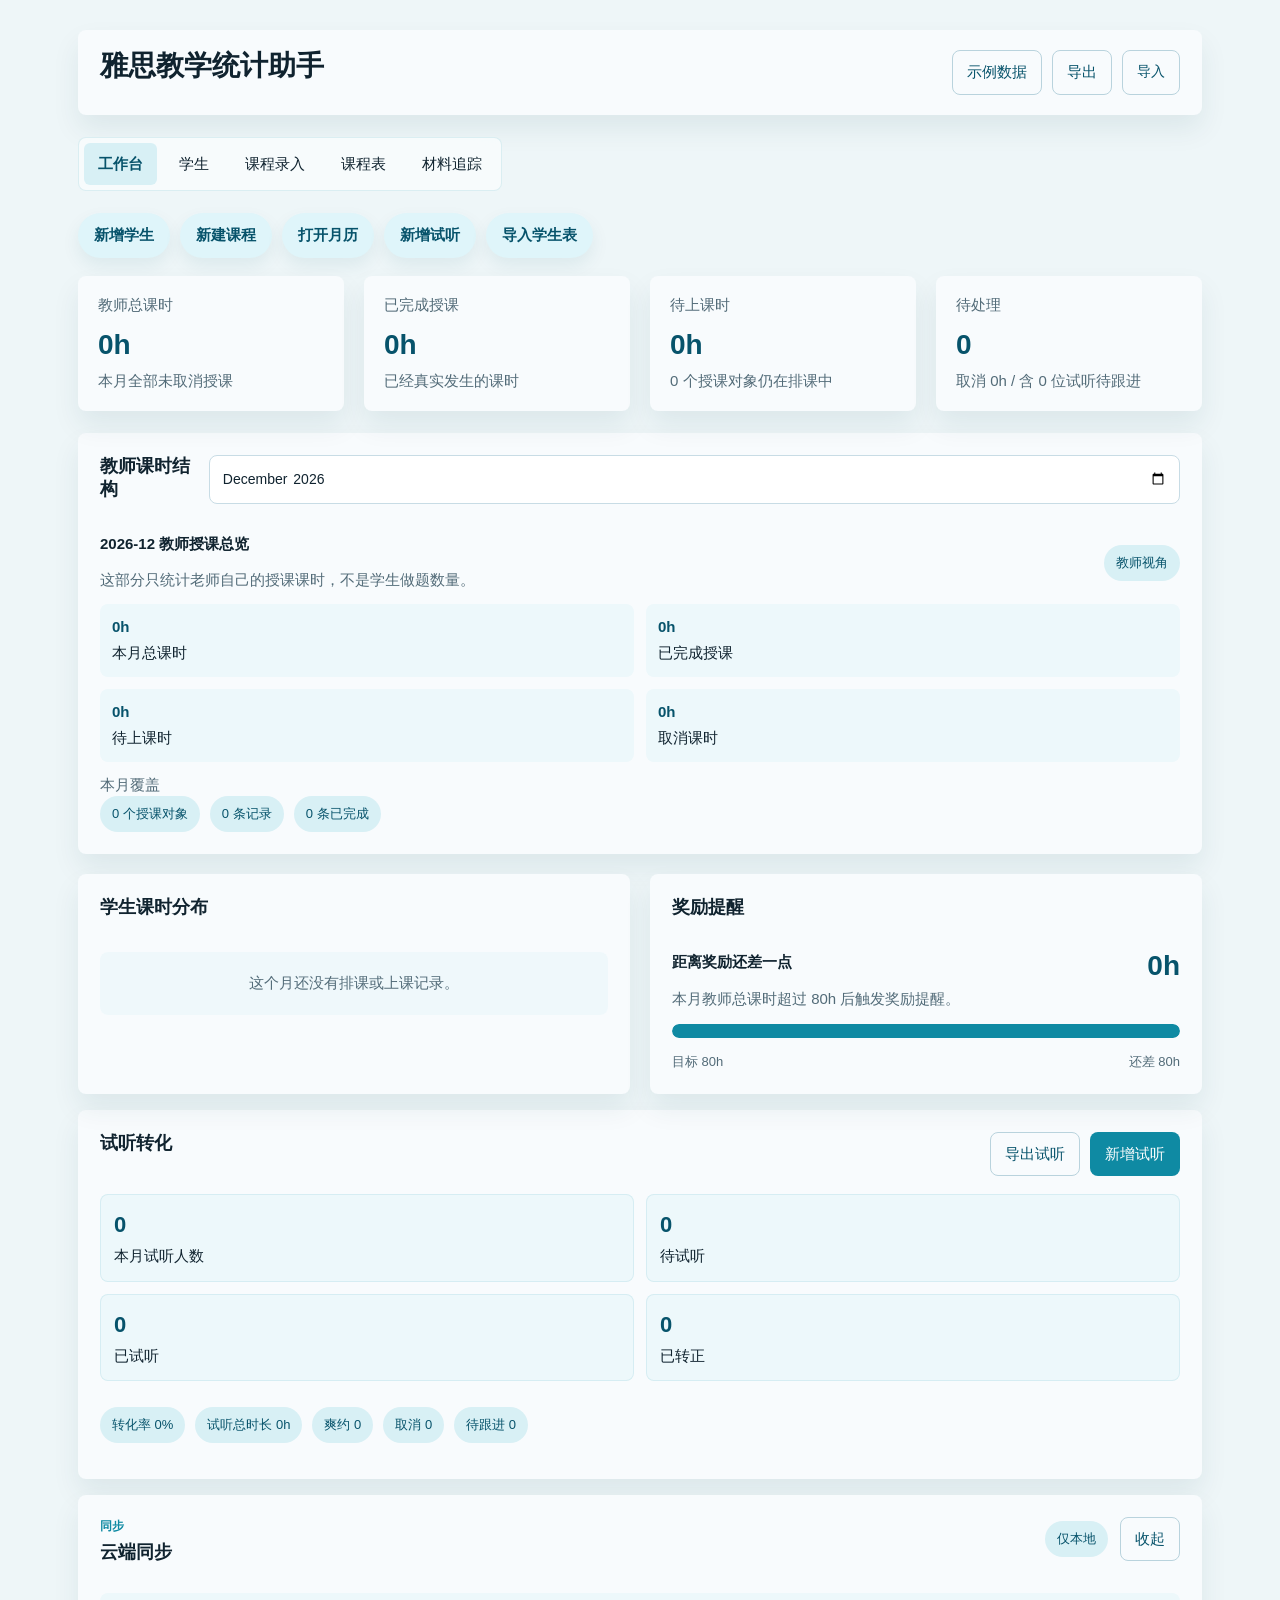
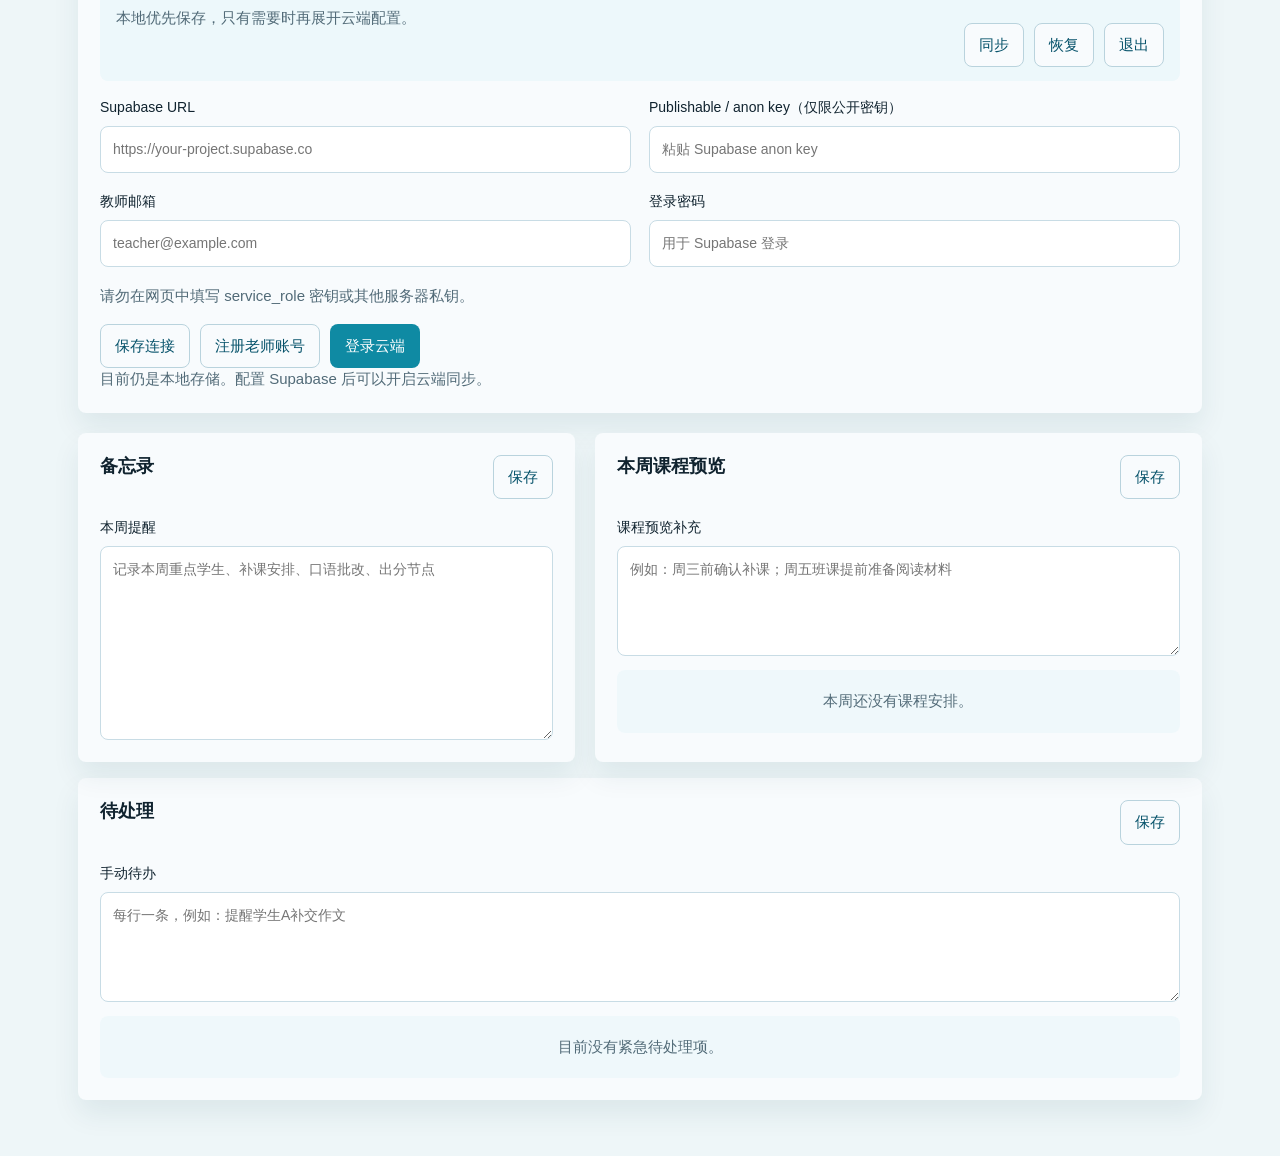
<file: index.html>
<!DOCTYPE html>
<html lang="zh-CN">
  <head>
    <meta charset="UTF-8" />
    <meta name="viewport" content="width=device-width, initial-scale=1.0" />
    <meta name="referrer" content="no-referrer" />
    <meta
      http-equiv="Content-Security-Policy"
      content="default-src 'self'; script-src 'self'; style-src 'self'; img-src 'self' data: blob:; connect-src 'self' https://*.supabase.co; object-src 'none'; base-uri 'none'; form-action 'self'"
    />
    <title>雅思教学统计助手</title>
    <link rel="stylesheet" href="./style.css?v=20260802-privacy" />
  </head>
  <body>
    <div class="app-shell">
      <header class="topbar">
        <div class="brand-block">
          <h1>雅思教学统计助手</h1>
        </div>
        <div class="top-actions">
          <button id="seedDemoBtn" class="ghost-btn">示例数据</button>
          <button id="exportBtn" class="ghost-btn">导出</button>
          <label class="ghost-btn import-btn">
            导入
            <input id="importInput" type="file" accept="application/json" />
          </label>
        </div>
      </header>

      <nav class="tab-bar" aria-label="主导航">
        <button class="tab-btn active" data-tab="dashboard">工作台</button>
        <button class="tab-btn" data-tab="students">学生</button>
        <button class="tab-btn" data-tab="records">课程录入</button>
        <button class="tab-btn" data-tab="schedule">课程表</button>
        <button class="tab-btn" data-tab="tracker">材料追踪</button>
      </nav>

      <section class="quick-actions" aria-label="快捷操作">
        <button class="quick-action-btn" data-quick-target="students">新增学生</button>
        <button class="quick-action-btn" data-quick-target="records">新建课程</button>
        <button class="quick-action-btn" data-quick-target="schedule">打开月历</button>
        <button class="quick-action-btn" id="openTrialModalBtn" type="button">新增试听</button>
        <button class="quick-action-btn" data-quick-trigger="student-import">导入学生表</button>
      </section>

      <section class="stats-strip" id="summaryGrid"></section>

      <main>
        <section class="tab-panel active" id="dashboard">
          <article class="panel-card priority-panel">
            <div class="panel-head">
              <h2>教师课时结构</h2>
              <input id="monthPicker" type="month" />
            </div>
            <div id="teacherOverviewPanel"></div>
          </article>

          <div class="dashboard-grid">
            <article class="panel-card">
              <div class="panel-head">
                <h2>学生课时分布</h2>
              </div>
              <div id="monthlyHours" class="stack-list compact"></div>
            </article>

            <article class="panel-card">
              <div class="panel-head">
                <h2>奖励提醒</h2>
              </div>
              <div id="rewardPanel"></div>
            </article>
          </div>

          <article class="panel-card full-width">
            <div class="panel-head">
              <h2>试听转化</h2>
              <div class="panel-actions">
                <button id="dashboardTrialExportBtn" type="button" class="ghost-btn">导出试听</button>
                <button id="dashboardTrialCreateBtn" type="button" class="primary-btn">新增试听</button>
              </div>
            </div>
            <div id="trialOverviewPanel"></div>
          </article>

          <article class="panel-card full-width cloud-panel" id="cloudPanel">
            <div class="cloud-card-head">
              <div>
                <div class="panel-kicker">同步</div>
                <h2>云端同步</h2>
              </div>
              <div class="cloud-summary-meta">
                <span id="cloudStatusBadge" class="tag">仅本地</span>
                <button id="toggleCloudPanelBtn" type="button" class="ghost-btn">收起</button>
              </div>
            </div>
            <div class="cloud-summary-bar">
              <div id="cloudSummaryText" class="cloud-summary-text">本地保存中，暂未连接云端。</div>
              <div class="cloud-actions compact-actions">
                <button id="cloudPushBtn" type="button" class="ghost-btn">同步</button>
                <button id="cloudPullBtn" type="button" class="ghost-btn">恢复</button>
                <button id="cloudLogoutBtn" type="button" class="ghost-btn">退出</button>
              </div>
            </div>
            <div id="cloudPanelBody" class="cloud-panel-body">
              <div class="cloud-grid">
                <label>
                  Supabase URL
                  <input id="cloudUrl" type="url" placeholder="https://your-project.supabase.co" />
                </label>
                <label>
                  Publishable / anon key（仅限公开密钥）
                  <input id="cloudAnonKey" type="password" placeholder="粘贴 Supabase anon key" />
                </label>
                <label>
                  教师邮箱
                  <input id="cloudEmail" type="email" placeholder="teacher@example.com" />
                </label>
                <label>
                  登录密码
                  <input id="cloudPassword" type="password" placeholder="用于 Supabase 登录" />
                </label>
                <div class="stack-meta full-span">请勿在网页中填写 service_role 密钥或其他服务器私钥。</div>
              </div>
              <div class="cloud-actions">
                <button id="saveCloudConfigBtn" type="button" class="ghost-btn">保存连接</button>
                <button id="cloudSignUpBtn" type="button" class="ghost-btn">注册老师账号</button>
                <button id="cloudLoginBtn" type="button" class="primary-btn">登录云端</button>
              </div>
            </div>
            <div id="cloudStatusText" class="stack-meta">目前仍是本地存储。配置 Supabase 后可以开启云端同步。</div>
          </article>

          <div class="dashboard-grid dashboard-secondary">
            <article class="panel-card">
              <div class="panel-head">
                <h2>备忘录</h2>
                <button id="saveMemoBtn" type="button" class="ghost-btn">保存</button>
              </div>
              <label class="full-span">
                本周提醒
                <textarea id="memoInput" rows="8" placeholder="记录本周重点学生、补课安排、口语批改、出分节点"></textarea>
              </label>
            </article>

            <article class="panel-card">
              <div class="panel-head">
                <h2>本周课程预览</h2>
                <button id="saveWeekNoteBtn" type="button" class="ghost-btn">保存</button>
              </div>
              <label class="full-span dashboard-note">
                课程预览补充
                <textarea id="weekNoteInput" rows="4" placeholder="例如：周三前确认补课；周五班课提前准备阅读材料"></textarea>
              </label>
              <div id="dashboardWeekPanel" class="stack-list compact"></div>
            </article>
          </div>

          <article class="panel-card full-width">
            <div class="panel-head">
              <h2>待处理</h2>
              <button id="saveTodoBtn" type="button" class="ghost-btn">保存</button>
            </div>
            <label class="full-span dashboard-note">
              手动待办
              <textarea id="todoInput" rows="4" placeholder="每行一条，例如：提醒学生A补交作文"></textarea>
            </label>
            <div id="followUpList" class="stack-list"></div>
          </article>
        </section>

        <section class="tab-panel" id="students">
          <div class="workspace-grid">
            <article class="panel-card">
              <div class="panel-head">
                <h2>学生列表</h2>
                <div class="panel-actions">
                  <a class="ghost-btn" href="./student-import-template.xlsx?v=20260606-simple" download>Excel范本</a>
                  <label class="ghost-btn import-btn">
                    导入学生Excel
                    <input id="studentExcelInput" type="file" accept=".xlsx,.csv" />
                  </label>
                </div>
              </div>
              <div id="studentList" class="stack-list"></div>
            </article>

            <article class="panel-card">
              <div class="panel-head">
                <h2>学生资料</h2>
              </div>
              <form id="studentForm" class="form-grid">
                <input type="hidden" id="studentId" />
                <label>
                  学生姓名
                  <input id="studentName" type="text" placeholder="例如：学生A" required />
                </label>
                <div class="field-shell">
                  <span class="field-title">考试类型</span>
                  <input id="studentExam" type="hidden" />
                  <div id="studentExamPicker" class="segmented-row"></div>
                </div>
                <div class="field-shell">
                  <span class="field-title">语言基础</span>
                  <input id="studentFoundation" type="hidden" />
                  <div id="studentFoundationPicker" class="segmented-row"></div>
                </div>
                <label>
                  当前基础分数
                  <input id="studentFoundationScore" type="text" placeholder="例如：IELTS 5.5 / TOEFL 80" />
                </label>
                <div class="field-shell">
                  <div class="field-head">
                    <span class="field-title">目标分数</span>
                    <strong id="studentTargetDisplay">6.5</strong>
                  </div>
                  <input id="studentTargetRange" type="range" />
                  <div id="studentTargetTicks" class="range-ticks"></div>
                </div>
                <input id="studentTarget" type="hidden" />
                <label>
                  考试日期
                  <input id="studentExamDate" type="date" />
                </label>
                <div class="field-shell full-span">
                  <span class="field-title">课程类型</span>
                  <input id="studentCourseMode" type="hidden" />
                  <div id="studentCourseModePicker" class="segmented-row"></div>
                  <div class="form-grid compact-grid">
                    <label>
                      套餐
                      <select id="studentPackagePlan"></select>
                    </label>
                    <label>
                      课时量
                      <input id="studentPackageHours" type="number" min="0" step="1" placeholder="可手动调整" />
                    </label>
                  </div>
                </div>
                <label id="studentClassNameField" class="full-span" hidden>
                  所属班级（班课用）
                  <input id="studentClassName" type="text" list="classNameSuggestions" placeholder="例如：雅思强化春季班" />
                </label>
                <datalist id="classNameSuggestions"></datalist>
                <label>
                  匹配助教
                  <select id="studentAssistant">
                    <option value="未匹配">未匹配</option>
                    <option value="助教A">助教A</option>
                    <option value="其他助教">其他助教</option>
                  </select>
                </label>
                <label class="full-span">
                  备注
                  <textarea id="studentNotes" rows="4" placeholder="记录考试日期、学习风格或特殊情况"></textarea>
                </label>
                <div class="form-actions full-span">
                  <button type="submit" class="primary-btn">保存学生</button>
                  <button type="button" id="resetStudentBtn" class="ghost-btn">清空</button>
                </div>
              </form>
            </article>

            <article class="panel-card full-width exam-score-panel">
              <div class="panel-head">
                <div>
                  <div class="panel-kicker">IELTS Score</div>
                  <h2>实考成绩</h2>
                </div>
                <div class="panel-actions">
                  <button id="resetScoreBtn" type="button" class="ghost-btn">清空成绩表单</button>
                </div>
              </div>
              <div class="exam-score-layout">
                <form id="scoreForm" class="form-grid score-form">
                  <input type="hidden" id="scoreId" />
                  <label>
                    学生
                    <select id="scoreStudent"></select>
                  </label>
                  <label>
                    实考日期
                    <input id="scoreDate" type="date" />
                  </label>
                  <label>
                    Listening
                    <input id="scoreListening" type="number" min="0" max="9" step="0.5" placeholder="例如：6.5" />
                  </label>
                  <label>
                    Reading
                    <input id="scoreReading" type="number" min="0" max="9" step="0.5" placeholder="例如：7.0" />
                  </label>
                  <label>
                    Writing
                    <input id="scoreWriting" type="number" min="0" max="9" step="0.5" placeholder="例如：6.0" />
                  </label>
                  <label>
                    Speaking
                    <input id="scoreSpeaking" type="number" min="0" max="9" step="0.5" placeholder="例如：6.5" />
                  </label>
                  <label>
                    Overall
                    <input id="scoreOverall" type="number" min="0" max="9" step="0.5" placeholder="例如：6.5" />
                  </label>
                  <label>
                    成绩截图（可选）
                    <input id="scoreScreenshotInput" type="file" accept="image/*" />
                  </label>
                  <label class="full-span">
                    备注（可选）
                    <textarea id="scoreNotes" rows="3" placeholder="记录出分背景、复议、单科短板或下次目标"></textarea>
                  </label>
                  <div class="score-screenshot-preview full-span" id="scoreScreenshotPreview"></div>
                  <div class="form-actions full-span">
                    <button type="submit" class="primary-btn">保存实考成绩</button>
                    <button id="removeScoreScreenshotBtn" type="button" class="ghost-btn">移除截图</button>
                  </div>
                </form>
                <div class="score-results">
                  <div id="scoreComparisonPanel" class="score-comparison"></div>
                  <div id="scoreList" class="stack-list"></div>
                </div>
              </div>
            </article>
          </div>
        </section>

        <section class="tab-panel" id="records">
          <div class="workspace-grid record-workspace">
            <article class="panel-card">
              <div class="panel-head">
                <h2>课程录入</h2>
              </div>
              <form id="recordForm" class="record-form">
                <input type="hidden" id="recordId" />
                <input type="hidden" id="recordDuration" />

                <div class="form-grid">
                  <label>
                    授课对象
                    <select id="recordStudent" required></select>
                  </label>
                  <label>
                    日期
                    <input id="recordDate" type="date" required />
                  </label>
                  <label>
                    状态
                    <select id="recordStatus">
                      <option value="scheduled">已排课</option>
                      <option value="completed">已完成</option>
                      <option value="cancelled">已取消</option>
                    </select>
                  </label>
                </div>
                <div id="recordTargetMeta" class="tracker-summary"></div>
                <div class="record-compact-bar">
                  <div id="recordSectionSummary" class="stack-meta">已自动收起低频项。</div>
                  <button id="collapseRecordSectionsBtn" type="button" class="ghost-btn">收起次要项</button>
                </div>

                <section class="form-section">
                  <div class="section-head">
                    <h3>本节课聚焦</h3>
                    <p>先选主讲方向，再补一句课堂总结；其他区域只在这节课确实涉及的时候填写。</p>
                  </div>
                  <input id="recordLessonFocus" type="hidden" />
                  <div id="recordLessonFocusPicker" class="segmented-row"></div>
                  <label class="full-span">
                    本节课核心内容
                    <textarea id="recordLessonSummary" rows="3" placeholder="例如：听力 Part3 定位 + 选择题陷阱拆解；口语 Part2 先搭故事线，再补细节"></textarea>
                  </label>
                  <div id="recordFocusHint" class="section-inline-note"></div>
                </section>

                <section class="form-section interaction-section is-collapsible" data-record-section="interaction">
                  <div class="section-head section-head-collapsible">
                    <h3>老师交互（可选）</h3>
                    <p>只记录值得回看的提问、回应和下次引导。</p>
                    <button type="button" class="ghost-btn section-toggle-btn" data-toggle-record-section="interaction">展开</button>
                  </div>
                  <div class="form-section-body">
                    <div class="interaction-grid">
                      <label>
                        课堂提问
                        <textarea id="recordTeacherPrompt" rows="3" placeholder="例如：让学生复述 Part3 选择题定位步骤，并追问为什么排除 B"></textarea>
                      </label>
                      <label>
                        学生回应
                        <textarea id="recordStudentResponse" rows="3" placeholder="例如：能说出关键词，但同义替换判断还不够稳定"></textarea>
                      </label>
                      <label class="full-span">
                        下次引导
                        <textarea id="recordNextGuidance" rows="3" placeholder="例如：下节课先用 10 分钟口头复盘定位流程，再进入新题训练"></textarea>
                      </label>
                    </div>
                    <div class="interaction-presets" aria-label="常用交互模板">
                      <button type="button" class="chip-btn" data-interaction-preset="复述解题步骤">复述步骤</button>
                      <button type="button" class="chip-btn" data-interaction-preset="解释错误原因">解释错因</button>
                      <button type="button" class="chip-btn" data-interaction-preset="限时口头反馈">口头反馈</button>
                      <button type="button" class="chip-btn" data-interaction-preset="下次先复盘">下次复盘</button>
                    </div>
                  </div>
                </section>

                <section class="form-section">
                  <div class="section-head">
                    <h3>上课时间</h3>
                    <p>用时段来记录一节课，让老师和学生都能看到时间投入的分量。</p>
                  </div>
                  <div class="time-zone-card">
                    <div class="form-grid compact-grid">
                      <label>
                        开始时间
                        <input id="recordStartTime" type="time" required />
                      </label>
                      <label>
                        结束时间
                        <input id="recordEndTime" type="time" required />
                      </label>
                    </div>
                    <div class="time-preset-row" aria-label="常用课时时长">
                      <button type="button" class="chip-btn" data-duration-hours="1">1h</button>
                      <button type="button" class="chip-btn" data-duration-hours="1.5">1.5h</button>
                      <button type="button" class="chip-btn" data-duration-hours="2">2h</button>
                      <button type="button" class="chip-btn" data-duration-hours="3">3h</button>
                    </div>
                    <div class="time-weight">
                      <div class="time-weight-meta">
                        <span class="field-title">本节课时长</span>
                        <strong id="recordDurationDisplay">2.0h</strong>
                      </div>
                      <div class="time-weight-track">
                        <div id="recordTimeWeightBar" class="time-weight-bar"></div>
                      </div>
                      <div class="time-weight-notes">
                        <span>08:00</span>
                        <span>12:00</span>
                        <span>16:00</span>
                        <span>20:00</span>
                        <span>24:00</span>
                      </div>
                    </div>
                  </div>
                </section>

                <section class="form-section is-collapsible" data-record-section="lesson-tags">
                  <div class="section-head section-head-collapsible">
                    <h3>授课内容</h3>
                    <p>这里只放这节课真正讲到的模块。没有覆盖的板块可以不填，不需要把听说读写都勾一遍。</p>
                    <button type="button" class="ghost-btn section-toggle-btn" data-toggle-record-section="lesson-tags">展开</button>
                  </div>
                  <div class="form-section-body">
                    <div id="lessonTagPicker" class="chip-grid"></div>
                    <div class="custom-module-row">
                      <input id="customLessonTagInput" type="text" placeholder="输入新的课堂模块，例如：口语模考" />
                      <button id="addCustomLessonTagBtn" type="button" class="ghost-btn">添加模块</button>
                    </div>
                  </div>
                </section>

                <section class="form-section teaching-content-section is-collapsible" data-record-section="materials">
                  <div class="section-head section-head-collapsible">
                    <h3>教材模块（可选）</h3>
                    <p>如果这节课用了具体题号，再补在这里。口语课、策略课或讲评课可以直接略过。</p>
                    <button type="button" class="ghost-btn section-toggle-btn" data-toggle-record-section="materials">展开</button>
                  </div>
                  <div class="form-section-body">
                    <div class="material-builder">
                      <div class="builder-grid">
                        <label>
                          模块
                          <select id="builderModule">
                            <option value="listening">剑雅听力</option>
                            <option value="reading">剑雅阅读</option>
                            <option value="external-reading">外刊精读</option>
                          </select>
                        </label>
                        <label>
                          套数
                          <select id="builderSeries"></select>
                        </label>
                        <label>
                          Test
                          <select id="builderTest">
                            <option value="1">Test 1</option>
                            <option value="2">Test 2</option>
                            <option value="3">Test 3</option>
                            <option value="4">Test 4</option>
                          </select>
                        </label>
                      </div>

                      <div id="builderPartPicker" class="chip-grid"></div>

                      <div class="form-actions">
                        <button type="button" id="addCompletedMaterialsBtn" class="primary-btn">加入本次课堂</button>
                        <button type="button" id="addAssignedMaterialsBtn" class="ghost-btn">加入课后作业</button>
                      </div>
                    </div>
                  </div>
                </section>

                <section class="form-section preview-section is-collapsible" data-record-section="preview">
                  <div class="section-head section-head-collapsible">
                    <h3>已选内容</h3>
                    <p>这里会汇总你刚刚加进来的课堂题号和作业题号。</p>
                    <button type="button" class="ghost-btn section-toggle-btn" data-toggle-record-section="preview">展开</button>
                  </div>
                  <div class="form-section-body preview-section-body">
                    <div>
                      <div class="section-mini">本次课堂</div>
                      <div id="completedPreview" class="preview-list"></div>
                    </div>
                    <div>
                      <div class="section-mini">课后作业</div>
                      <div id="assignedPreview" class="preview-list"></div>
                    </div>
                  </div>
                </section>

                <section class="form-section teaching-content-section is-collapsible" data-record-section="writing">
                  <div class="section-head section-head-collapsible">
                    <h3>写作补充（如本节涉及）</h3>
                    <p>只有这节课真的讲到写作，再记录 Task 题型和课堂表现。</p>
                    <button type="button" class="ghost-btn section-toggle-btn" data-toggle-record-section="writing">展开</button>
                  </div>
                  <div class="form-section-body">
                    <div class="writing-panel">
                      <div class="section-mini">Task 1 题型</div>
                      <div id="writingTask1Picker" class="chip-grid"></div>
                      <div class="section-mini">Task 2 题型</div>
                      <div id="writingTask2Picker" class="chip-grid"></div>
                      <label class="full-span">
                        写作情况
                        <textarea id="recordWritingNote" rows="3" placeholder="例如：Task2审题偏宽，段落论证需要补例子"></textarea>
                      </label>
                    </div>
                  </div>
                </section>

                <section class="form-section is-collapsible" data-record-section="suggestions">
                  <div class="section-head section-head-collapsible">
                    <h3>自动建议</h3>
                    <p>一对一会按个人进度推荐下一题；班课请按班级进度手动布置。</p>
                    <button type="button" class="ghost-btn section-toggle-btn" data-toggle-record-section="suggestions">展开</button>
                  </div>
                  <div class="form-section-body">
                    <div id="recordSuggestionBox" class="suggestion-row"></div>
                  </div>
                </section>

                <section class="form-section homework-section is-collapsible" data-record-section="homework">
                  <div class="section-head section-head-collapsible">
                    <h3>课后作业（可空）</h3>
                    <p>有作业就写，没有也可以直接保存。</p>
                    <button type="button" class="ghost-btn section-toggle-btn" data-toggle-record-section="homework">收起</button>
                  </div>
                  <div class="form-section-body">
                    <div class="form-grid">
                      <label>
                        上次作业完成度（选填）
                        <input id="recordHomeworkCompletion" type="number" min="0" max="100" step="5" value="0" />
                      </label>
                      <label class="full-span">
                        本次课后作业（可空）
                        <textarea id="recordHomeworkNote" rows="3" placeholder="例如：复听 C16 Test3 Part3；整理选择题陷阱；写一篇 Task2 提纲"></textarea>
                      </label>
                    </div>
                  </div>
                </section>

                <section class="form-section is-collapsible" data-record-section="feedback">
                  <div class="section-head section-head-collapsible">
                    <h3>课程反馈预览</h3>
                    <p>系统会优先抓取本节课核心内容，再结合作业安排，自动生成一版可直接发送的反馈。</p>
                    <button type="button" class="ghost-btn section-toggle-btn" data-toggle-record-section="feedback">展开</button>
                  </div>
                  <div class="form-section-body">
                    <div class="helper-box">
                      <textarea id="recordFeedbackPreview" class="feedback-preview" rows="6" readonly placeholder="录入课堂内容和课后作业后，这里会自动生成课程反馈"></textarea>
                      <div class="form-actions">
                        <button id="copyRecordFeedbackBtn" type="button" class="primary-btn">复制课程反馈</button>
                      </div>
                    </div>
                  </div>
                </section>

                <section class="form-section is-collapsible" data-record-section="notes">
                  <div class="section-head section-head-collapsible">
                    <h3>课堂备注</h3>
                    <p>只在需要补充课堂表现、学生反应或下节课目标时再展开。</p>
                    <button type="button" class="ghost-btn section-toggle-btn" data-toggle-record-section="notes">展开</button>
                  </div>
                  <div class="form-section-body">
                    <label class="full-span">
                      课堂备注
                      <textarea id="recordNotes" rows="3" placeholder="补充课堂表现、问题点或下节课目标"></textarea>
                    </label>
                  </div>
                </section>

                <div class="form-actions">
                  <button id="saveRecordBtn" type="submit" class="primary-btn">保存记录</button>
                  <button id="saveAndCopyRecordBtn" type="submit" class="ghost-btn">保存并复制反馈</button>
                  <button type="button" id="resetRecordBtn" class="ghost-btn">清空</button>
                  <div id="recordSaveStatus" class="save-status" aria-live="polite"></div>
                </div>
              </form>
            </article>
            <div id="recordList" hidden></div>
          </div>
        </section>

        <section class="tab-panel" id="schedule">
          <article class="panel-card">
            <div class="panel-head">
              <div>
                <div class="panel-kicker">班课 · 试听 · 课表</div>
                <h2>月历课程表</h2>
              </div>
              <div class="panel-actions">
                <button id="scheduleTrialCreateBtn" type="button" class="primary-btn">新增试听</button>
                <button id="trialExportBtn" type="button" class="ghost-btn">导出试听</button>
                <button id="scheduleTodayBtn" type="button" class="ghost-btn">今天</button>
                <input id="scheduleAnchorDate" type="month" />
              </div>
            </div>
            <div id="scheduleInsightPanel" class="schedule-insight-grid"></div>
            <div id="scheduleWeekRange" class="tracker-summary"></div>
            <div id="scheduleWeekHeader" class="schedule-week-header"></div>
            <div id="scheduleBoard" class="schedule-board"></div>
          </article>

          <div class="schedule-workspace">
            <article class="panel-card">
              <div class="panel-head">
                <h2>当天课程</h2>
              </div>
              <div id="scheduleAgenda" class="stack-list"></div>
            </article>

            <article class="panel-card">
              <div class="panel-head">
                <h2>班课进度</h2>
              </div>
              <div id="classCohortPanel" class="stack-list compact"></div>
            </article>
          </div>

          <article class="panel-card full-width">
            <div class="panel-head">
              <h2>试听名单</h2>
              <div class="panel-actions">
                <button id="scheduleTrialCreateSecondaryBtn" type="button" class="ghost-btn">录入试听</button>
              </div>
            </div>
            <div id="trialPipelinePanel" class="trial-pipeline"></div>
            <div id="trialList" class="stack-list"></div>
          </article>
        </section>

        <section class="tab-panel" id="tracker">
          <article class="panel-card">
            <div class="filter-grid">
              <label>
                学生
                <select id="trackerStudent"></select>
              </label>
              <label>
                模块
                <select id="trackerModule">
                  <option value="listening">剑雅听力</option>
                  <option value="reading">剑雅阅读</option>
                  <option value="external-reading">外刊精读</option>
                </select>
              </label>
              <label>
                套数
                <select id="trackerSeries"></select>
              </label>
            </div>

            <div id="trackerSummary" class="tracker-summary"></div>

            <div class="helper-box">
              <div class="section-mini">推荐下次布置</div>
              <div id="trackerSuggestions" class="suggestion-row"></div>
            </div>
          </article>

          <div class="dashboard-grid tracker-grid">
            <article class="panel-card">
              <div class="panel-head">
                <h2>待完成</h2>
              </div>
              <div id="pendingMaterials" class="stack-list compact"></div>
            </article>
            <article class="panel-card">
              <div class="panel-head">
                <h2>最近完成</h2>
              </div>
              <div id="completedMaterials" class="stack-list compact"></div>
            </article>
          </div>

          <article class="panel-card full-width">
            <div class="panel-head">
              <h2>材料总表</h2>
            </div>
            <div id="trackerCatalog" class="catalog-grid"></div>
          </article>
        </section>
      </main>
    </div>

    <div id="trialModal" class="modal-shell" hidden>
      <div id="trialModalBackdrop" class="modal-backdrop"></div>
      <div class="modal-dialog" role="dialog" aria-modal="true" aria-labelledby="trialModalTitle">
        <div class="panel-head">
          <div>
            <div class="panel-kicker">试听</div>
            <h2 id="trialModalTitle">试听学生录入</h2>
          </div>
          <button id="closeTrialModalBtn" type="button" class="ghost-btn">关闭</button>
        </div>
        <form id="trialForm" class="form-grid">
          <input type="hidden" id="trialId" />
          <label>
            学生姓名
            <input id="trialName" type="text" placeholder="例如：试听A" required />
          </label>
          <label>
            联系方式
            <input id="trialContact" type="text" placeholder="微信 / 手机 / 备注" />
          </label>
          <label>
            来源渠道
            <select id="trialSource">
              <option value="转介绍">转介绍</option>
              <option value="社媒">社媒</option>
              <option value="老学员">老学员</option>
              <option value="校区咨询">校区咨询</option>
              <option value="其他">其他</option>
            </select>
          </label>
          <label>
            考试类型
            <select id="trialExam">
              <option value="IELTS">IELTS</option>
              <option value="TOEFL">TOEFL</option>
              <option value="PTE">PTE</option>
              <option value="DET">DET</option>
            </select>
          </label>
          <label>
            当前基础
            <select id="trialFoundation">
              <option value="零基础">零基础</option>
              <option value="薄弱">薄弱</option>
              <option value="中等">中等</option>
              <option value="较稳">较稳</option>
              <option value="冲分">冲分</option>
            </select>
          </label>
          <label>
            目标分数
            <input id="trialTarget" type="text" placeholder="例如：6.5" />
          </label>
          <label>
            试听日期
            <input id="trialDate" type="date" required />
          </label>
          <label>
            试听形式
            <select id="trialMode">
              <option value="线上">线上</option>
              <option value="线下">线下</option>
            </select>
          </label>
          <label>
            开始时间
            <input id="trialStartTime" type="time" required />
          </label>
          <label>
            结束时间
            <input id="trialEndTime" type="time" required />
          </label>
          <label>
            试听状态
            <select id="trialStatus">
              <option value="scheduled">已预约</option>
              <option value="completed">已试听</option>
              <option value="no-show">爽约</option>
              <option value="cancelled">取消</option>
              <option value="converted">已转正</option>
              <option value="paused">暂不跟进</option>
            </select>
          </label>
          <label>
            下次跟进
            <input id="trialFollowUpDate" type="date" />
          </label>
          <label class="full-span">
            试听情况
            <textarea id="trialFeedback" rows="3" placeholder="记录课堂反馈、意向程度、家长反应"></textarea>
          </label>
          <label class="full-span">
            备注
            <textarea id="trialNotes" rows="3" placeholder="记录价格沟通、待回访点、材料需求"></textarea>
          </label>
          <div class="form-actions full-span">
            <button id="cancelTrialBtn" type="button" class="ghost-btn">取消</button>
            <button type="submit" class="primary-btn">保存试听</button>
            <button id="resetTrialBtn" type="button" class="ghost-btn">清空</button>
          </div>
        </form>
      </div>
    </div>

    <script src="./app.js?v=20260802-privacy"></script>
  </body>
</html>
</file>
<file: style.css>
:root {
  color-scheme: light;
  --bg: #eef6f8;
  --panel: #f8fbfd;
  --panel-strong: #ffffff;
  --line: #c8dce5;
  --text: #10232f;
  --muted: #526b78;
  --brand: #0f8aa3;
  --brand-deep: #07536b;
  --brand-soft: #d8f0f5;
  --brand-soft-2: #edf8fb;
  --trial: #4f7ecb;
  --trial-soft: #dde8ff;
  --trial-soft-2: #f3f7ff;
  --warn: #6b8f2a;
  --danger: #b84a62;
  --shadow: 0 14px 28px rgba(15, 63, 82, 0.08);
  --font-ui: "SF Pro Text", "PingFang SC", "Hiragino Sans GB", "Microsoft YaHei", sans-serif;
  font-family: var(--font-ui);
}

* {
  box-sizing: border-box;
}

[hidden] {
  display: none !important;
}

body {
  margin: 0;
  background: var(--bg);
  color: var(--text);
  font-family: var(--font-ui);
  font-size: 15px;
  line-height: 1.5;
}

body.modal-open {
  overflow: hidden;
}

button,
input,
select,
textarea {
  font: inherit;
}

button:focus-visible,
a:focus-visible,
input:focus-visible,
select:focus-visible,
textarea:focus-visible {
  outline: 2px solid rgba(15, 138, 163, 0.58);
  outline-offset: 2px;
}

a {
  text-decoration: none;
}

button,
.import-btn {
  cursor: pointer;
}

.app-shell {
  max-width: 1180px;
  margin: 0 auto;
  padding: 30px 28px 56px;
}

.topbar {
  display: flex;
  justify-content: space-between;
  gap: 16px;
  align-items: flex-start;
  margin-bottom: 22px;
  padding: 20px 22px;
  border-radius: 8px;
  background: var(--panel);
  border: 0;
  box-shadow: var(--shadow);
}

.brand-block {
  min-width: 0;
}

.eyebrow {
  margin: 0 0 6px;
  color: var(--brand);
  font-size: 12px;
  font-weight: 700;
  letter-spacing: 0;
  text-transform: uppercase;
}

h1,
h2,
h3,
p {
  margin-top: 0;
}

h1 {
  margin-bottom: 0;
  font-size: 28px;
  line-height: 1.12;
  letter-spacing: 0;
}

h2 {
  font-size: 18px;
  line-height: 1.3;
}

h3 {
  font-size: 15px;
  line-height: 1.35;
}

.subcopy {
  max-width: 52ch;
  margin-bottom: 0;
  color: var(--muted);
  line-height: 1.6;
}

.top-actions,
.form-actions,
.panel-actions,
.cloud-actions,
.tracker-summary,
.suggestion-row {
  display: flex;
  gap: 10px;
  flex-wrap: wrap;
}

.primary-btn,
.ghost-btn,
.chip-btn,
.filter-chip,
.material-chip,
.preview-chip,
.import-btn {
  border: 1px solid transparent;
  border-radius: 8px;
  padding: 10px 14px;
  transition: background 180ms ease, border-color 180ms ease, color 180ms ease, transform 180ms ease;
}

.primary-btn {
  background: var(--brand);
  color: #fff;
}

.ghost-btn,
.import-btn {
  background: var(--panel);
  border-color: #b9d3dd;
  color: var(--brand-deep);
}

.chip-btn,
.filter-chip,
.material-chip,
.preview-chip {
  background: var(--brand-soft);
  color: var(--brand-deep);
}

.primary-btn:hover,
.ghost-btn:hover,
.chip-btn:hover,
.filter-chip:hover,
.material-chip:hover,
.preview-chip:hover,
.import-btn:hover {
  transform: translateY(-1px);
}

.import-btn input {
  display: none;
}

.stats-strip,
.dashboard-grid,
.dashboard-secondary,
.workspace-grid,
.form-grid,
.filter-grid,
.builder-grid {
  display: grid;
  gap: 20px;
}

.quick-actions {
  display: flex;
  flex-wrap: wrap;
  gap: 10px;
  margin-bottom: 18px;
}

.quick-action-btn {
  border: 0;
  border-radius: 999px;
  padding: 11px 16px;
  background: #dff5fa;
  color: var(--brand-deep);
  font-weight: 700;
  box-shadow: 0 8px 18px rgba(7, 83, 107, 0.08);
}

.stats-strip {
  grid-template-columns: repeat(4, minmax(0, 1fr));
  margin-bottom: 22px;
}

.dashboard-grid {
  grid-template-columns: repeat(2, minmax(0, 1fr));
  margin-top: 20px;
}

.dashboard-secondary {
  margin-top: 20px;
  grid-template-columns: minmax(0, 0.9fr) minmax(0, 1.1fr);
}

.cloud-panel {
  margin-top: 20px;
}

.cloud-card-head,
.cloud-summary-bar,
.cloud-summary-meta {
  display: flex;
  justify-content: space-between;
  gap: 12px;
  align-items: flex-start;
}

.cloud-card-head {
  margin-bottom: 14px;
}

.panel-kicker {
  margin-bottom: 6px;
  color: var(--brand);
  font-size: 12px;
  font-weight: 700;
  letter-spacing: 0;
}

.cloud-summary-meta {
  align-items: center;
}

.cloud-summary-bar {
  padding: 14px 16px;
  border-radius: 8px;
  background: var(--brand-soft-2);
}

.cloud-summary-text {
  color: var(--muted);
}

.cloud-panel-body {
  margin-top: 16px;
}

.cloud-panel.is-collapsed .cloud-panel-body {
  display: none;
}

.compact-actions {
  justify-content: flex-end;
}

.cloud-grid {
  display: grid;
  grid-template-columns: repeat(2, minmax(0, 1fr));
  gap: 18px;
}

.cloud-actions {
  margin-top: 16px;
}

.priority-panel {
  border-color: #95c5d2;
  background: #f3fbfd;
}

.workspace-grid {
  grid-template-columns: minmax(300px, 0.72fr) minmax(0, 1.28fr);
  align-items: start;
}

.workspace-grid > .full-width {
  grid-column: 1 / -1;
}

.record-workspace {
  max-width: 980px;
  margin: 0 auto;
  grid-template-columns: 1fr;
}

.tracker-grid {
  margin-top: 14px;
}

.schedule-insight-grid,
.schedule-workspace,
.trial-pipeline {
  display: grid;
  gap: 14px;
}

.schedule-insight-grid {
  grid-template-columns: repeat(4, minmax(0, 1fr));
  margin-bottom: 16px;
}

.schedule-workspace {
  grid-template-columns: minmax(0, 1.12fr) minmax(300px, 0.88fr);
  align-items: start;
  margin-top: 16px;
}

.trial-pipeline {
  grid-template-columns: repeat(4, minmax(0, 1fr));
  margin-bottom: 16px;
}

.summary-card,
.panel-card {
  background: var(--panel);
  border: 0;
  border-radius: 8px;
  box-shadow: var(--shadow);
}

.summary-card {
  min-height: 108px;
  padding: 18px 20px;
}

.summary-label,
label,
.section-head p,
.section-mini,
.summary-note,
.stack-meta,
.catalog-status,
.field-title,
.time-weight-notes,
.schedule-day-label,
.schedule-empty {
  color: var(--muted);
}

.summary-value {
  margin: 8px 0 4px;
  font-size: 28px;
  font-weight: 700;
  color: var(--brand-deep);
}

.tab-bar {
  display: inline-flex;
  gap: 8px;
  padding: 6px;
  margin-bottom: 22px;
  border-radius: 8px;
  background: rgba(248, 252, 253, 0.86);
  border: 0;
  box-shadow: inset 0 0 0 1px rgba(15, 138, 163, 0.12);
  position: sticky;
  top: 12px;
  z-index: 20;
  backdrop-filter: blur(12px);
}

.tab-btn {
  border: 0;
  background: transparent;
  color: var(--text);
  border-radius: 6px;
  padding: 10px 14px;
}

.tab-btn.active {
  background: var(--brand-soft);
  color: var(--brand-deep);
  font-weight: 600;
}

.tab-panel {
  display: none;
}

.tab-panel.active {
  display: block;
}

.panel-card {
  padding: 22px;
}

.panel-head,
.section-head {
  display: flex;
  justify-content: space-between;
  gap: 12px;
  align-items: flex-start;
}

.panel-head {
  margin-bottom: 18px;
}

.section-head p {
  margin-bottom: 0;
  font-size: 13px;
}

.full-width {
  margin-top: 16px;
}

.compact {
  gap: 14px;
}

.stack-list {
  display: grid;
  gap: 12px;
}

.stack-item {
  padding: 14px;
  border: 0;
  border-radius: 8px;
  background: var(--panel-strong);
}

.stack-item.is-current {
  box-shadow: inset 4px 0 0 var(--brand);
  background: var(--brand-soft-2);
}

.stack-item h3 {
  margin-bottom: 6px;
}

.stack-actions {
  display: flex;
  gap: 8px;
  flex-wrap: wrap;
  margin-top: 12px;
}

.record-compact-bar {
  display: flex;
  justify-content: space-between;
  gap: 12px;
  align-items: center;
  flex-wrap: wrap;
  padding: 12px 14px;
  border-radius: 8px;
  background: rgba(237, 248, 251, 0.72);
}

.record-form,
.form-grid,
.filter-grid,
.builder-grid {
  gap: 18px;
}

.form-grid {
  grid-template-columns: repeat(2, minmax(0, 1fr));
}

.filter-grid,
.builder-grid {
  grid-template-columns: repeat(3, minmax(0, 1fr));
}

.filter-grid {
  align-items: end;
}

label {
  display: grid;
  gap: 8px;
  font-size: 14px;
  color: var(--text);
}

.field-shell {
  display: grid;
  gap: 12px;
  padding: 16px;
  border: 0;
  border-radius: 8px;
  background: var(--brand-soft-2);
}

.field-head {
  display: flex;
  align-items: center;
  justify-content: space-between;
  gap: 10px;
}

.field-head strong {
  color: var(--brand-deep);
  font-size: 15px;
}

.segmented-row {
  display: flex;
  flex-wrap: wrap;
  gap: 10px;
}

.range-ticks {
  display: grid;
  gap: 8px;
  font-size: 12px;
  color: var(--muted);
}

#studentTargetTicks {
  grid-template-columns: repeat(6, minmax(0, 1fr));
}

.range-ticks span {
  text-align: center;
}

.compact-grid {
  align-items: start;
}

input,
select,
textarea {
  width: 100%;
  border: 1px solid var(--line);
  border-radius: 8px;
  padding: 12px;
  background: var(--panel-strong);
  color: var(--text);
  font-size: 14px;
}

textarea {
  resize: vertical;
  min-height: 108px;
}

input[type="range"] {
  padding: 0;
  border: 0;
  background: transparent;
  appearance: none;
  height: 26px;
}

input[type="range"]::-webkit-slider-runnable-track {
  height: 8px;
  border-radius: 999px;
  background: linear-gradient(90deg, #bce8f0, #0f8aa3);
}

input[type="range"]::-webkit-slider-thumb {
  appearance: none;
  width: 20px;
  height: 20px;
  margin-top: -6px;
  border-radius: 50%;
  background: var(--brand-deep);
  border: 3px solid #ffffff;
  box-shadow: 0 4px 12px rgba(46, 109, 88, 0.2);
}

input[type="range"]::-moz-range-track {
  height: 8px;
  border-radius: 999px;
  background: linear-gradient(90deg, #bce8f0, #0f8aa3);
}

input[type="range"]::-moz-range-thumb {
  width: 20px;
  height: 20px;
  border: 3px solid #ffffff;
  border-radius: 50%;
  background: var(--brand-deep);
  box-shadow: 0 4px 12px rgba(46, 109, 88, 0.2);
}

select:disabled {
  opacity: 0.5;
}

.full-span {
  grid-column: 1 / -1;
}

.form-section {
  margin: 26px 0;
  padding-top: 4px;
  border-top: 0;
}

.form-section.is-collapsible {
  padding: 16px 18px;
  border-radius: 8px;
  background: rgba(246, 251, 253, 0.78);
}

.section-head-collapsible {
  display: grid;
  grid-template-columns: minmax(0, 1fr) auto;
  gap: 6px 12px;
  align-items: center;
}

.section-head-collapsible h3,
.section-head-collapsible p {
  grid-column: 1;
}

.section-head-collapsible .section-toggle-btn {
  grid-column: 2;
  grid-row: 1 / span 2;
}

.section-toggle-btn {
  flex: 0 0 auto;
  min-width: 76px;
}

.form-section-body {
  margin-top: 14px;
}

.form-section.is-collapsible.is-collapsed .form-section-body {
  display: none;
}

.form-section.is-collapsible.is-collapsed {
  margin: 18px 0;
}

.form-section.is-collapsible.is-collapsed .section-head {
  margin-bottom: 0;
}

.chip-grid,
.preview-list {
  display: flex;
  flex-wrap: wrap;
  gap: 12px;
}

.module-group {
  display: grid;
  gap: 10px;
  padding: 12px;
  border-radius: 8px;
  background: rgba(248, 252, 253, 0.86);
}

.module-group:last-child {
  border-bottom: 0;
}

.filter-chip,
.material-chip {
  background: var(--brand-soft-2);
  border-color: transparent;
}

.filter-chip.is-active,
.material-chip.is-active {
  background: var(--brand);
  border-color: var(--brand);
  color: #fff;
}

.helper-box {
  padding: 16px;
  border-radius: 8px;
  border: 0;
  background: var(--brand-soft-2);
  margin-top: 14px;
}

.section-inline-note {
  display: flex;
  gap: 10px;
  flex-wrap: wrap;
  margin-top: 14px;
}

.feedback-preview {
  min-height: 164px;
  background: #fbfdff;
}

.feedback-preview[readonly] {
  color: var(--text);
}

.preview-section {
  display: grid;
  grid-template-columns: repeat(2, minmax(0, 1fr));
  gap: 14px;
}

.preview-section-body {
  display: grid;
  grid-template-columns: repeat(2, minmax(0, 1fr));
  gap: 14px;
}

.writing-panel {
  display: grid;
  gap: 12px;
  margin-top: 14px;
  padding: 16px;
  border: 0;
  border-radius: 8px;
  background: #f2f8fb;
}

.interaction-section {
  background: rgba(240, 248, 251, 0.86);
}

.interaction-grid {
  display: grid;
  grid-template-columns: repeat(2, minmax(0, 1fr));
  gap: 14px;
}

.interaction-presets {
  display: flex;
  flex-wrap: wrap;
  gap: 10px;
  margin-top: 14px;
}

.interaction-presets .chip-btn {
  min-height: 40px;
}

#recordLessonSummary,
#recordHomeworkNote,
#recordTeacherPrompt,
#recordStudentResponse,
#recordNextGuidance {
  min-height: 92px;
}

.teaching-content-section {
  background: rgba(238, 248, 251, 0.62);
  border-radius: 8px;
  padding: 18px;
}

.preview-chip {
  display: inline-flex;
  align-items: center;
  gap: 8px;
  padding: 8px 12px;
  border-radius: 999px;
}

.preview-chip button {
  border: 0;
  background: transparent;
  color: var(--brand-deep);
  padding: 0;
}

.tag {
  display: inline-flex;
  align-items: center;
  border-radius: 999px;
  padding: 8px 12px;
  background: var(--brand-soft);
  color: var(--brand-deep);
  font-size: 13px;
}

.tracker-summary {
  margin: 14px 0;
}

#trackerSuggestions {
  display: grid;
  grid-template-columns: repeat(auto-fit, minmax(150px, 1fr));
  gap: 12px;
}

#trackerSuggestions .chip-btn {
  min-height: 44px;
  justify-content: center;
  text-align: center;
  white-space: nowrap;
}

.chip-btn {
  display: inline-flex;
  align-items: center;
}

.dashboard-note {
  margin-bottom: 14px;
}

.focus-card {
  display: grid;
  gap: 12px;
}

.trial-overview-grid {
  display: grid;
  grid-template-columns: repeat(5, minmax(0, 1fr));
  gap: 12px;
}

.trial-stat {
  padding: 14px;
  border-radius: 8px;
  background: var(--brand-soft-2);
  box-shadow: inset 0 0 0 1px rgba(15, 138, 163, 0.1);
}

.trial-stat strong {
  display: block;
  margin-bottom: 4px;
  color: var(--brand-deep);
  font-size: 22px;
}

.trial-meta-line {
  margin-top: 12px;
  color: var(--muted);
}

.focus-title {
  display: flex;
  justify-content: space-between;
  align-items: center;
  gap: 10px;
}

.mini-grid {
  display: grid;
  grid-template-columns: repeat(2, minmax(0, 1fr));
  gap: 12px;
}

.mini-stat {
  padding: 12px;
  border-radius: 8px;
  background: var(--brand-soft-2);
  border: 0;
}

.mini-stat strong {
  display: block;
  margin-bottom: 4px;
  color: var(--brand-deep);
}

.reward-card {
  display: grid;
  gap: 14px;
}

.reward-head,
.reward-foot {
  display: flex;
  justify-content: space-between;
  gap: 12px;
  align-items: flex-start;
}

.reward-head strong {
  color: var(--brand-deep);
  font-size: 28px;
  line-height: 1;
}

.reward-track {
  height: 14px;
  overflow: hidden;
  border-radius: 999px;
  border: 0;
  background: #d7e8ef;
}

.reward-bar {
  height: 100%;
  border-radius: inherit;
  background: var(--brand);
}

.reward-card.is-complete .reward-bar {
  background: linear-gradient(90deg, var(--brand), var(--warn));
}

.reward-foot {
  color: var(--muted);
  font-size: 13px;
}

.status-completed {
  color: var(--brand-deep);
}

.status-assigned {
  color: var(--warn);
}

.status-scheduled {
  color: var(--brand-deep);
}

.status-cancelled {
  color: var(--danger);
}

.catalog-grid {
  display: grid;
  gap: 10px;
  grid-template-columns: repeat(auto-fit, minmax(160px, 1fr));
}

.catalog-card {
  padding: 12px;
  border-radius: 8px;
  border: 0;
  background: var(--panel-strong);
}

.time-zone-card {
  display: grid;
  gap: 18px;
  padding: 18px;
  border-radius: 8px;
  border: 0;
  background: var(--brand-soft-2);
}

.time-preset-row {
  display: flex;
  flex-wrap: wrap;
  gap: 10px;
}

.time-weight {
  display: grid;
  gap: 10px;
}

.time-weight-meta {
  display: flex;
  justify-content: space-between;
  align-items: center;
}

.time-weight-meta strong {
  font-size: 18px;
  color: var(--brand-deep);
}

.time-weight-track {
  position: relative;
  height: 18px;
  border-radius: 999px;
  background:
    repeating-linear-gradient(
      90deg,
      rgba(15, 138, 163, 0.12),
      rgba(15, 138, 163, 0.12) 12.5%,
      rgba(15, 138, 163, 0.04) 12.5%,
      rgba(15, 138, 163, 0.04) 25%
  );
  border: 0;
  overflow: hidden;
}

.time-weight-bar {
  position: absolute;
  top: 2px;
  height: 12px;
  border-radius: 999px;
  background: linear-gradient(90deg, var(--brand), #4f7ecb);
  left: 8%;
  width: 14%;
  box-shadow: 0 4px 10px rgba(7, 83, 107, 0.18);
}

.time-weight-notes {
  display: grid;
  grid-template-columns: repeat(5, minmax(0, 1fr));
  font-size: 12px;
}

.time-weight-notes span:last-child {
  text-align: right;
}

.schedule-board {
  display: grid;
  grid-template-columns: repeat(7, minmax(0, 1fr));
  gap: 10px;
  margin-top: 18px;
  overflow-x: auto;
  padding-bottom: 4px;
}

.schedule-week-header {
  display: grid;
  grid-template-columns: repeat(7, minmax(0, 1fr));
  gap: 10px;
  margin-top: 12px;
}

.schedule-week-header span {
  padding: 0 4px;
  color: var(--muted);
  font-size: 12px;
  text-align: center;
}

.schedule-day {
  min-height: 148px;
  padding: 14px;
  border-radius: 8px;
  border: 0;
  background: var(--panel-strong);
  display: grid;
  align-content: start;
  gap: 10px;
  color: var(--text);
  text-align: left;
  cursor: pointer;
  box-shadow: inset 0 0 0 1px rgba(15, 138, 163, 0.1);
}

.schedule-day:hover {
  background: #eff8fb;
}

.schedule-day.is-selected {
  box-shadow: inset 0 0 0 2px var(--brand);
  background: var(--brand-soft-2);
}

.schedule-day.is-today .schedule-day-label strong {
  background: var(--brand);
  color: #fff;
}

.schedule-day.is-outside {
  opacity: 0.45;
}

.schedule-day-label {
  display: flex;
  justify-content: space-between;
  gap: 8px;
  align-items: center;
  font-size: 12px;
}

.schedule-day-label strong {
  display: inline-flex;
  align-items: center;
  justify-content: center;
  min-width: 28px;
  height: 28px;
  border-radius: 999px;
  color: var(--brand-deep);
  font-size: 14px;
}

.schedule-course {
  display: grid;
  gap: 4px;
  padding: 10px;
  border-radius: 8px;
  border: 0;
  background: var(--brand-soft-2);
}

.schedule-course strong {
  color: var(--brand-deep);
  font-size: 13px;
}

.schedule-course.is-trial {
  background: var(--trial-soft-2);
}

.schedule-course.is-trial strong {
  color: var(--brand-deep);
}

.schedule-course.is-class {
  background: #ecf7f1;
}

.schedule-course.is-class strong {
  color: #24574d;
}

.schedule-course-label {
  display: inline-flex;
  align-items: center;
  gap: 6px;
}

.event-pill {
  display: inline-flex;
  align-items: center;
  min-height: 22px;
  padding: 2px 8px;
  border-radius: 999px;
  font-size: 11px;
  font-weight: 700;
}

.event-pill.is-trial {
  background: var(--trial-soft);
  color: var(--brand-deep);
}

.event-pill.is-class {
  background: #d9f1e6;
  color: #1e5f50;
}

.trial-badge {
  background: var(--trial-soft);
  color: var(--brand-deep);
}

.schedule-empty,
.schedule-more {
  font-size: 13px;
}

.schedule-more {
  color: var(--brand-deep);
  font-weight: 700;
}

.schedule-insight-card,
.trial-stage {
  min-height: 108px;
  padding: 16px;
  border-radius: 8px;
  background: var(--panel-strong);
  box-shadow: inset 0 0 0 1px rgba(15, 138, 163, 0.1);
}

.schedule-insight-card {
  display: grid;
  gap: 5px;
  align-content: start;
  border-left: 4px solid var(--brand);
}

.schedule-insight-card.is-class {
  border-left-color: #2f8f83;
}

.schedule-insight-card.is-trial,
.schedule-insight-card.is-conversion {
  border-left-color: var(--trial);
}

.schedule-insight-card span,
.trial-stage span {
  color: var(--muted);
  font-size: 13px;
  font-weight: 700;
}

.schedule-insight-card strong,
.trial-stage strong {
  color: var(--brand-deep);
  font-size: 24px;
  line-height: 1.1;
}

.schedule-insight-card small {
  color: var(--muted);
  font-size: 12px;
}

.class-cohort-card {
  display: grid;
  gap: 10px;
}

.class-progress-row {
  display: grid;
  grid-template-columns: repeat(3, minmax(0, 1fr));
  gap: 8px;
}

.class-progress-row span {
  padding: 8px 10px;
  border-radius: 8px;
  background: #ecf7f1;
  color: var(--brand-deep);
  font-size: 12px;
  font-weight: 700;
  text-align: center;
}

.trial-pipeline {
  padding: 12px;
  border-radius: 8px;
  background: var(--brand-soft-2);
}

.trial-stage {
  min-height: 84px;
  background: var(--panel-strong);
}

.trial-stage strong {
  display: block;
  margin-top: 6px;
}

.empty-state {
  padding: 20px;
  border-radius: 8px;
  border: 0;
  background: rgba(237, 248, 251, 0.76);
  color: var(--muted);
  text-align: center;
}

.student-title,
.panel-actions,
.custom-module-row {
  display: flex;
  align-items: center;
  gap: 10px;
  flex-wrap: wrap;
}

.student-title h3 {
  margin-bottom: 0;
}

.exam-score-layout {
  display: grid;
  grid-template-columns: minmax(0, 0.9fr) minmax(320px, 1.1fr);
  gap: 20px;
  align-items: start;
}

.score-results {
  display: grid;
  gap: 14px;
}

.score-comparison {
  display: grid;
  gap: 12px;
}

.score-comparison-card {
  padding: 16px;
  border-radius: 8px;
  background: var(--brand-soft-2);
}

.score-comparison-grid,
.score-record-grid {
  display: grid;
  grid-template-columns: repeat(5, minmax(0, 1fr));
  gap: 8px;
}

.score-metric {
  padding: 10px;
  border-radius: 8px;
  background: var(--panel-strong);
}

.score-metric span,
.score-attempt-date,
.score-screenshot-meta {
  display: block;
  color: var(--muted);
  font-size: 12px;
}

.score-metric strong {
  display: block;
  color: var(--brand-deep);
  font-size: 19px;
  line-height: 1.2;
}

.score-delta {
  margin-top: 4px;
  font-size: 12px;
  font-weight: 700;
}

.score-delta.is-up {
  color: #16725f;
}

.score-delta.is-down {
  color: var(--danger);
}

.score-delta.is-same {
  color: var(--muted);
}

.score-screenshot-preview {
  min-height: 78px;
  padding: 12px;
  border-radius: 8px;
  background: var(--brand-soft-2);
}

.score-screenshot-card {
  display: grid;
  grid-template-columns: 92px minmax(0, 1fr);
  gap: 12px;
  align-items: center;
}

.score-screenshot-card img,
.score-thumb {
  width: 92px;
  height: 64px;
  border-radius: 8px;
  object-fit: cover;
  border: 1px solid var(--line);
  background: var(--panel-strong);
}

.score-record-head {
  display: flex;
  align-items: flex-start;
  justify-content: space-between;
  gap: 12px;
  flex-wrap: wrap;
}

.score-record-main {
  display: grid;
  gap: 12px;
}

.score-record-thumb-row {
  display: flex;
  align-items: center;
  gap: 12px;
  flex-wrap: wrap;
}

.course-badge {
  display: inline-flex;
  align-items: center;
  min-height: 24px;
  border-radius: 999px;
  padding: 4px 10px;
  font-size: 12px;
  font-weight: 700;
}

.course-badge.is-one-on-one {
  background: #dff5fa;
  color: #07536b;
}

.course-badge.is-class {
  background: #d9f1e6;
  color: #1e5f50;
}

.agenda-group {
  display: grid;
  gap: 12px;
}

.agenda-group + .agenda-group {
  margin-top: 18px;
}

.agenda-group-title {
  margin: 0;
  color: var(--brand-deep);
}

.day-agenda-summary {
  display: grid;
  grid-template-columns: 1.35fr repeat(4, minmax(0, 1fr));
  gap: 10px;
  margin-bottom: 14px;
  padding: 12px;
  border-radius: 8px;
  background: var(--brand-soft-2);
}

.day-agenda-summary div {
  padding: 10px;
  border-radius: 8px;
  background: var(--panel-strong);
}

.day-agenda-summary span {
  display: block;
  margin-bottom: 4px;
  color: var(--muted);
  font-size: 12px;
  font-weight: 700;
}

.day-agenda-summary strong {
  color: var(--brand-deep);
  font-size: 15px;
}

.agenda-timeline {
  gap: 10px;
}

.agenda-item {
  display: grid;
  grid-template-columns: 76px minmax(0, 1fr);
  gap: 14px;
  align-items: start;
}

.agenda-item.is-class {
  box-shadow: inset 4px 0 0 #2f8f83, inset 0 0 0 1px rgba(15, 138, 163, 0.1);
}

.agenda-item.is-record {
  box-shadow: inset 4px 0 0 var(--brand), inset 0 0 0 1px rgba(15, 138, 163, 0.1);
}

.agenda-time {
  display: grid;
  gap: 4px;
  justify-items: center;
  padding: 10px 8px;
  border-radius: 8px;
  background: var(--brand-soft-2);
  color: var(--brand-deep);
}

.agenda-time strong {
  font-size: 17px;
  line-height: 1;
}

.agenda-time span {
  color: var(--muted);
  font-size: 12px;
}

.agenda-main {
  min-width: 0;
}

.trial-card {
  border-left: 4px solid rgba(79, 126, 203, 0.52);
  background: var(--panel-strong);
  box-shadow: inset 0 0 0 1px rgba(15, 138, 163, 0.1);
}

.trial-card.is-converted {
  border-left-color: var(--brand);
  background: #fbfdff;
}

.trial-card .stack-meta {
  color: var(--muted);
}

.trial-card .ghost-btn {
  color: var(--brand-deep);
}

.status-scheduled {
  color: var(--brand-deep);
}

.status-no-show,
.status-paused {
  color: var(--warn);
}

.status-converted {
  color: var(--brand-deep);
}

.modal-shell {
  position: fixed;
  inset: 0;
  z-index: 50;
  display: grid;
  place-items: center;
  padding: 20px;
  overflow-y: auto;
}

.modal-backdrop {
  position: absolute;
  inset: 0;
  z-index: 0;
  background: rgba(8, 26, 38, 0.38);
  backdrop-filter: blur(4px);
}

.modal-dialog {
  position: relative;
  z-index: 1;
  width: min(860px, 100%);
  max-height: calc(100vh - 40px);
  overflow: auto;
  padding: 22px;
  border-radius: 8px;
  background: var(--panel);
  box-shadow: 0 30px 80px rgba(8, 26, 38, 0.18);
}

.trial-list-grid {
  display: grid;
  gap: 12px;
}

.trial-card-head,
.trial-card-meta,
.trial-inline-actions {
  display: flex;
  gap: 10px;
  flex-wrap: wrap;
  align-items: center;
}

.trial-card-head {
  justify-content: space-between;
}

.trial-card-meta {
  margin: 8px 0 2px;
}

.trial-detail-grid {
  display: grid;
  gap: 6px;
  margin-top: 10px;
}

.trial-detail-grid strong {
  color: var(--text);
}

.custom-module-row {
  margin-top: 14px;
  align-items: stretch;
}

.custom-module-row input {
  flex: 1 1 260px;
}

.save-status {
  display: inline-flex;
  align-items: center;
  min-height: 42px;
  color: var(--brand-deep);
  font-size: 13px;
  opacity: 0;
  transition: opacity 180ms ease;
}

.save-status.is-visible {
  opacity: 1;
}

@media (max-width: 980px) {
  .topbar,
  .panel-head,
  .section-head {
    flex-direction: column;
  }

  .dashboard-grid,
  .dashboard-secondary,
  .trial-overview-grid,
  .workspace-grid,
  .schedule-insight-grid,
  .schedule-workspace,
  .trial-pipeline,
  .form-grid,
  .filter-grid,
  .builder-grid,
  .cloud-grid,
  .interaction-grid,
  .preview-section,
  .preview-section-body,
  .mini-grid,
  .exam-score-layout,
  .score-comparison-grid,
  .score-record-grid,
  #studentTargetTicks,
  .time-weight-notes {
    grid-template-columns: 1fr;
  }

  .stats-strip {
    grid-template-columns: repeat(2, minmax(0, 1fr));
  }

  .schedule-insight-grid,
  .trial-pipeline {
    grid-template-columns: repeat(2, minmax(0, 1fr));
  }

  .day-agenda-summary {
    grid-template-columns: repeat(2, minmax(0, 1fr));
  }

  .summary-card {
    min-height: 90px;
    padding: 16px;
  }

  .schedule-board,
  .schedule-week-header {
    grid-template-columns: repeat(7, minmax(116px, 1fr));
  }

  .schedule-board {
    overflow-x: visible;
  }

  .tab-bar {
    display: flex;
    width: 100%;
    flex-wrap: wrap;
  }
}

@media (max-width: 560px) {
  .app-shell {
    padding: 22px 16px 40px;
  }

  .topbar {
    padding: 18px;
  }

  .top-actions,
  .panel-actions {
    width: 100%;
  }

  .cloud-summary-bar,
  .cloud-card-head,
  .cloud-summary-meta,
  .record-compact-bar {
    flex-direction: column;
  }

  .ghost-btn,
  .import-btn,
  .quick-action-btn {
    flex: 1 1 calc(50% - 10px);
    justify-content: center;
    text-align: center;
  }

  .stats-strip {
    grid-template-columns: 1fr;
  }

  .schedule-insight-grid,
  .trial-pipeline,
  .day-agenda-summary,
  .class-progress-row {
    grid-template-columns: 1fr;
  }

  .agenda-item {
    grid-template-columns: 1fr;
  }

  .agenda-time {
    justify-items: start;
  }
}
</file>
